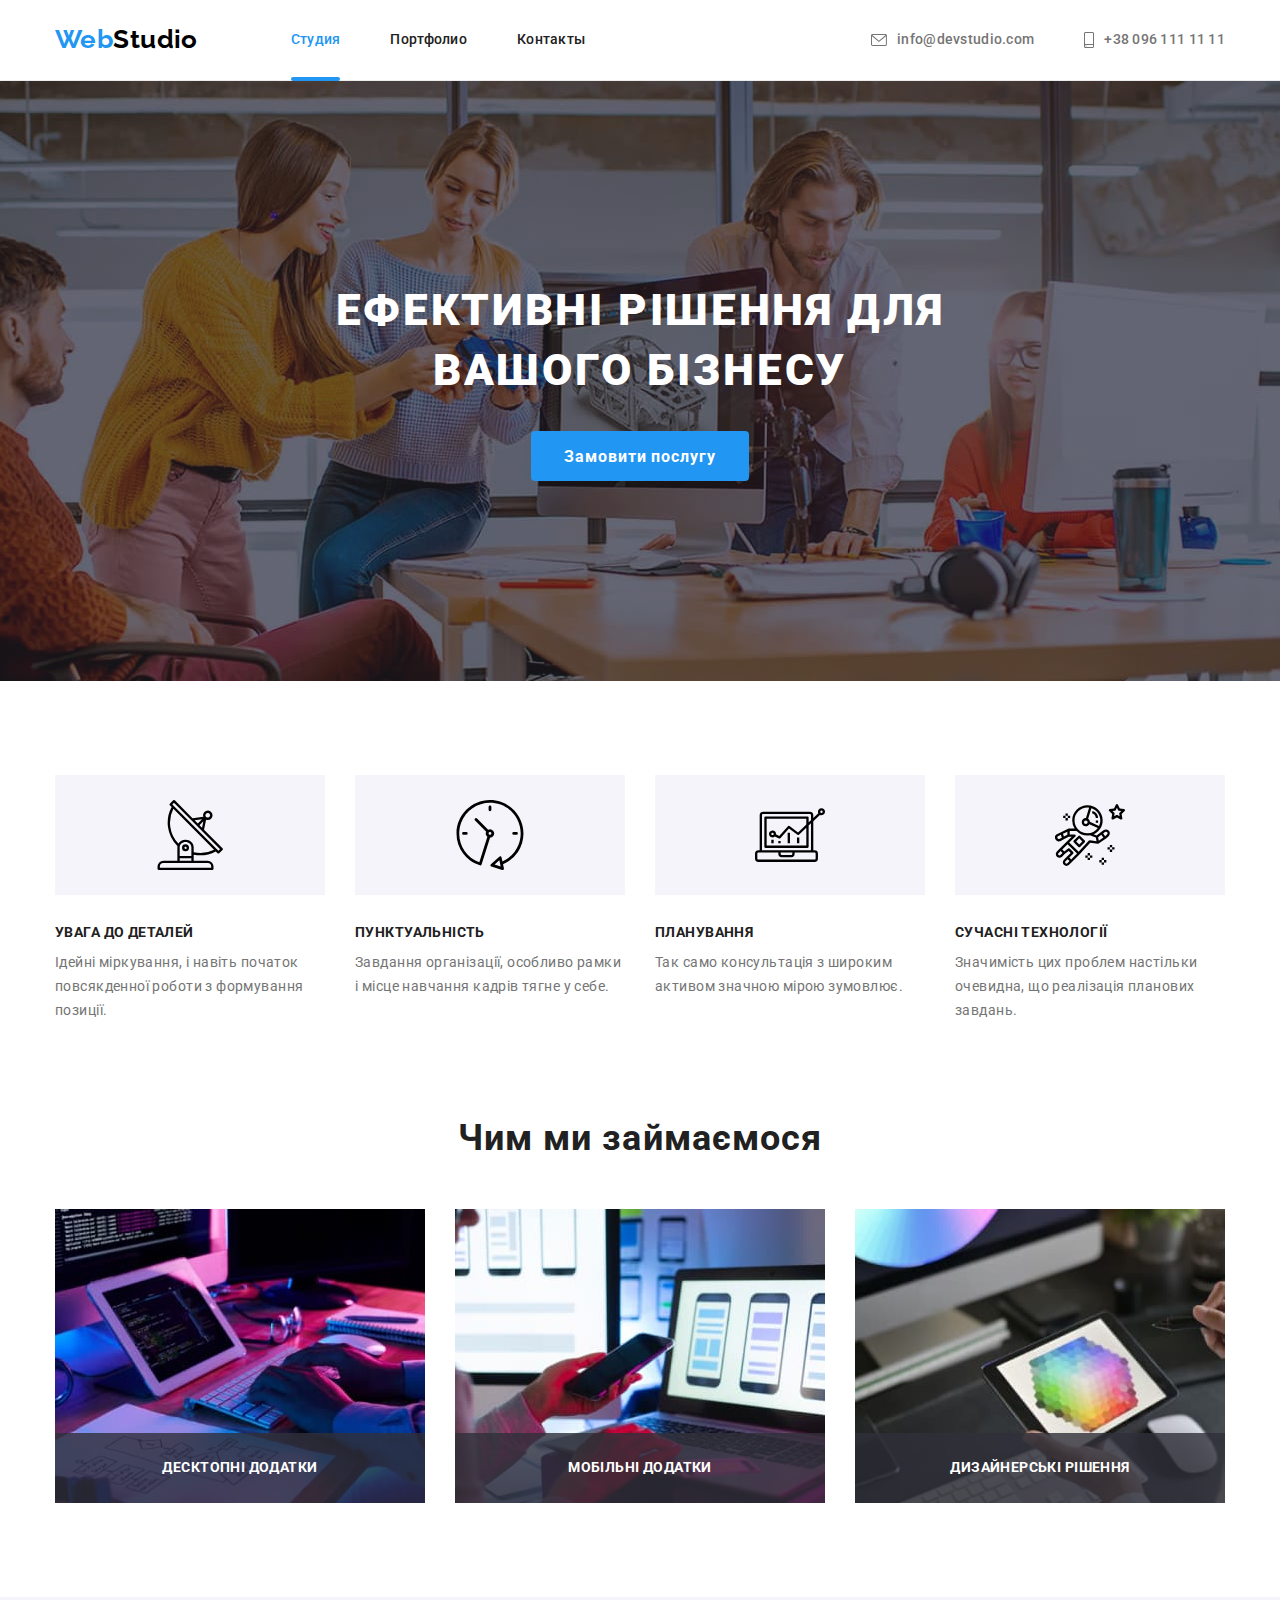
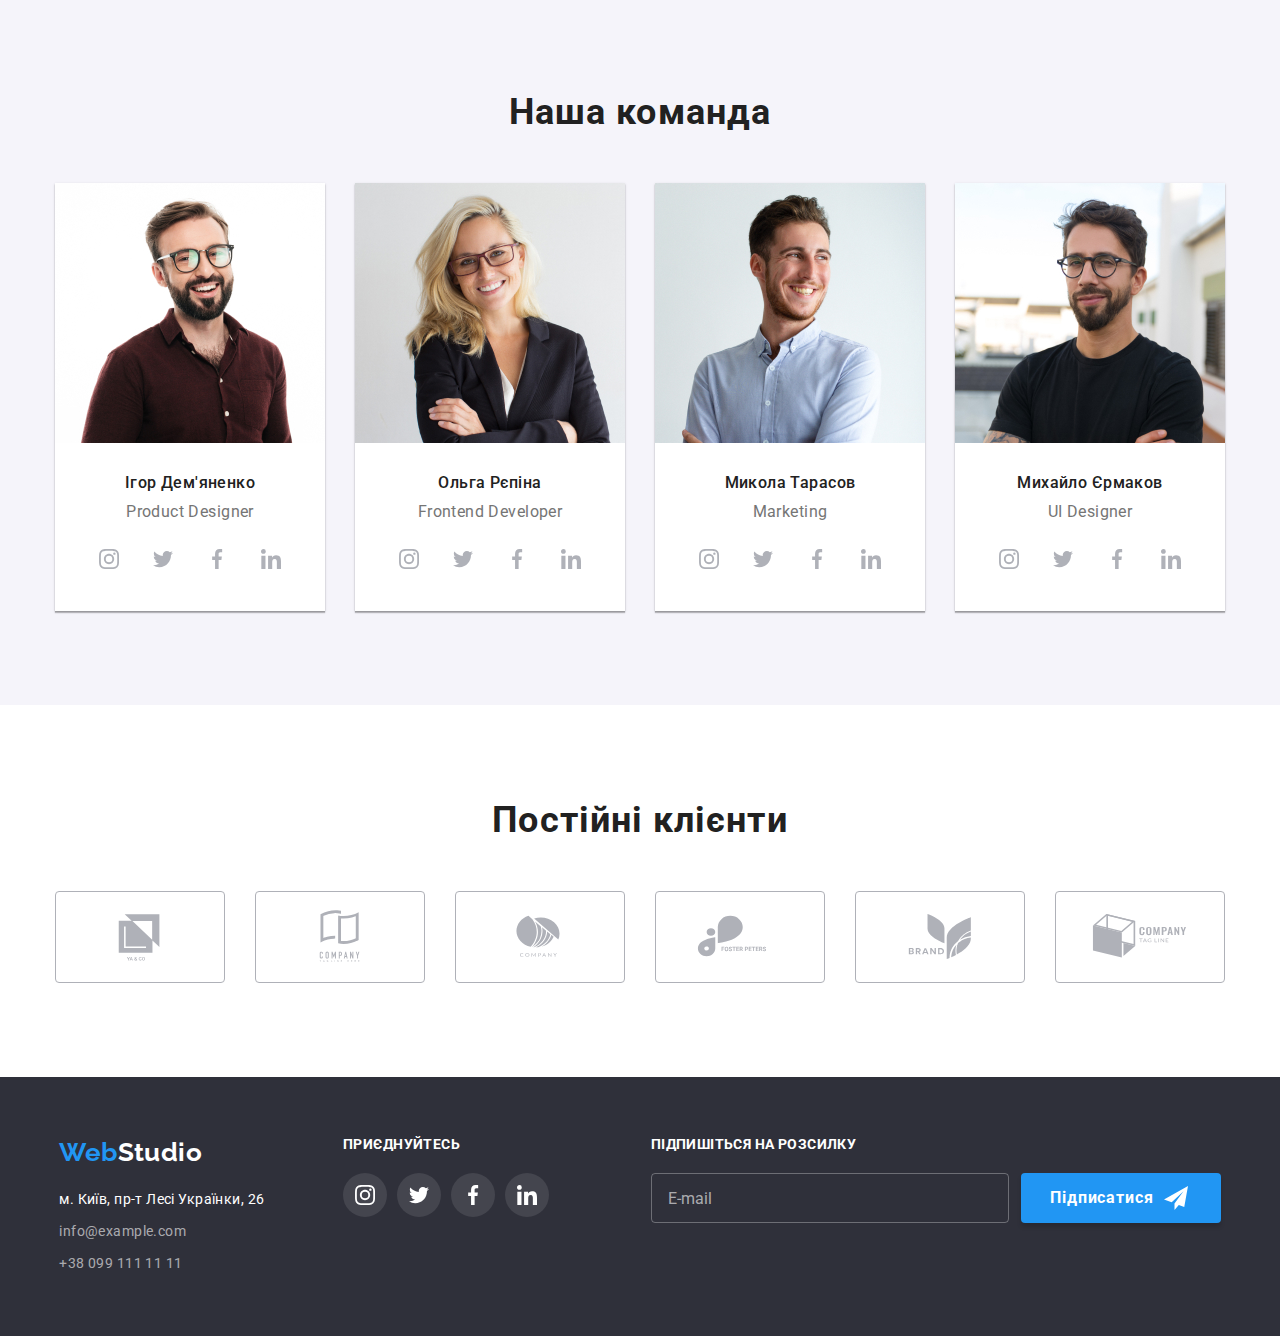
<file: index.html>
<!DOCTYPE html>
<html lang="uk">
  <head>
    <meta charset="UTF-8" />
    <meta http-equiv="X-UA-Compatible" content="IE=edge" />
    <meta name="viewport" content="width=device-width, initial-scale=1.0" />
    <title>WebStudio</title>
    <link
      href="https://fonts.googleapis.com/css2?family=Raleway:wght@700&family=Roboto:wght@400;500;700;900&display=swap"
      rel="stylesheet"
    />
    <link
      rel="stylesheet"
      href="https://cdnjs.cloudflare.com/ajax/libs/modern-normalize/1.1.0/modern-normalize.min.css"
    />
    <link rel="stylesheet" href="./css/main.min.css" />
  </head>
  <body>
 
    <header class="page-header">
      <div class="container page-header__сontainer">
        <nav class="wrapper">
          <a href="./index.html" class="logo page-header__logo link"
            ><span class="logo__label">Web</span>Studio</a
          >
          <ul class="site-nav list">
            <li class="site-nav__item">
              <a
                href="./index.html"
                class="site-nav__link site-nav__link--current"
                >Студия</a
              >
            </li>
            <li class="site-nav__item">
              <a href="./portfolio.html" class="site-nav__link">Портфолио</a>
            </li>
            <li class="site-nav__item">
              <a href="" class="site-nav__link">Контакты</a>
            </li>
          </ul>
        </nav>

        <ul class="contact list">
          <li class="contact__item">
            <a href="mailto:info@devstudio.com" class="contact__link"
              ><svg class="contact__icon" width="16" height="12px">
                <use href="./images/symbol-defs.svg#icon-envelope"></use>
              </svg>
              info@devstudio.com</a
            >
          </li>
          <li class="contact__item">
            <a href="tel:+380961111111" class="contact__link"
              ><svg class="contact__icon" width="10" height="16">
                <use href="./images/symbol-defs.svg#icon-smartphone"></use>
              </svg>

              +38 096 111 11 11</a
            >
          </li>
        </ul>
        <button class="menu-open" type="button">
          <svg class="icon-menu" width="40" height="40">
            <use href="./images/symbol-defs.svg#icon-menu"></use>
          </svg>
        </button>
      </div>
      <div class="mob-menu is-hidden">
        <div class="container">
          <button class="menu-close" type="button">
            <svg class="icon-menu-cross" width="40" height="40">
              <use href="./images/symbol-defs.svg#icon-cross"></use>
            </svg>
          </button>
          <ul class="mob-menu__list list">
            <li class="mob-menu__item">
              <a
                class="mob-menu__link mob-menu__link--current"
                href="./index.html"
                >Студия</a
              >
            </li>
            <li class="mob-menu__item">
              <a class="mob-menu__link" href="./portfolio.html">Портфолио</a>
            </li>
            <li class="mob-menu__item">
              <a class="mob-menu__link" href="#">Контакты</a>
            </li>
          </ul>

          <div class="mob-menu-bottom">
            <ul class="mob-contact__list list">
              <li class="mob-contact__item">
                <a class="mob-contact__link mob-contact-tel__link" href=""
                  >+38 096 111 11 11</a
                >
              </li>
              <li class="mob-contact__item">
                <a class="mob-contact__link" href="">info@devstudio.com</a>
              </li>
            </ul>

            <ul class="mob-social__list list">
              <li class="mob-social__item">
                <a class="mob-social__link" href="">Instagram</a>
              </li>
              <li class="mob-social__item">
                <a class="mob-social__link" href="">Twitter</a>
              </li>
              <li class="mob-social__item">
                <a class="mob-social__link" href="">Facebook</a>
              </li>
              <li class="mob-social__item">
                <a class="mob-social__link" href="">LinkedIn</a>
              </li>
            </ul>
          </div>
        </div>
      </div>
    </header>

    <main>
      <section class="hero overlay">
        <div class="container">
          <h1 class="hero__title">
            Ефективні рішення для <br />
            вашого бізнесу
          </h1>
          <button data-modal-open class="hero__button" type="button">
            Замовити послугу
          </button>
        </div>
      </section>

      <section class="features section">
        <div class="container">
          <h2 class="visually-hidden">Особливості</h2>
          <ul class="features__list list">
            <li class="features__item">
              <div class="features__icon-wrapper">
                <svg class="features__icon">
                  <use href="./images/symbol-defs.svg#icon-group"></use>
                </svg>
              </div>
              <h3 class="features__title">Увага до деталей</h3>
              <p class="features__text">
                Ідейні міркування, і навіть початок повсякденної роботи з
                формування позиції.
              </p>
            </li>

            <li class="features__item">
              <div class="features__icon-wrapper">
                <svg class="features__icon">
                  <use href="./images/symbol-defs.svg#icon-clock"></use>
                </svg>
              </div>
              <h3 class="features__title">Пунктуальність</h3>
              <p class="features__text">
                Завдання організації, особливо рамки і місце навчання кадрів
                тягне у себе.
              </p>
            </li>

            <li class="features__item">
              <div class="features__icon-wrapper">
                <svg class="features__icon">
                  <use href="./images/symbol-defs.svg#icon-diagram"></use>
                </svg>
              </div>
              <h3 class="features__title">Планування</h3>
              <p class="features__text">
                Так само консультація з широким активом значною мірою зумовлює.
              </p>
            </li>

            <li class="features__item">
              <div class="features__icon-wrapper">
                <svg class="features__icon">
                  <use href="./images/symbol-defs.svg#icon-astronaut"></use>
                </svg>
              </div>
              <h3 class="features__title">Сучасні технології</h3>
              <p class="features__text">
                Значимість цих проблем настільки очевидна, що реалізація
                планових завдань.
              </p>
            </li>
          </ul>
        </div>
      </section>

      <section class="works section">
        <div class="container">
          <h2 class="works__title section-title">Чим ми займаємося</h2>
          <ul class="works__list list">
            <li class="works__item">
              <img

                srcset="./images/works-1.jpg 1x, ./images/works-1-2x.jpg 2x"
                src="./images/works-1.jpg" loading="lazy"
                alt="Разработка"
                width="370"
                height="294"
              />
              <div class="works__overlay">
                <p class="works__text">Десктопні додатки</p>
              </div>
            </li>

            <li class="works__item">
              <img
                srcset="./images/works-2.jpg 1x, ./images/works-2-2x.jpg 2x"
                src="./images/works-2.jpg" loading="lazy"
                alt="Разработка"
                width="370"
                height="294"
              />
              <div class="works__overlay">
                <p class="works__text">Мобільні додатки</p>
              </div>
            </li>

            <li class="works__item">
              <img
                srcset="./images/works-3.jpg 1x, ./images/works-3-2x.jpg 2x"
                src="./images/works-3.jpg" loading="lazy"
                width="370"
                height="294"
              />
              <div class="works__overlay">
                <p class="works__text">Дизайнерські рішення</p>
              </div>
            </li>
          </ul>
        </div>
      </section>

      <section class="team section">
        <div class="mob-container">
          <h2 class="team--section-title section-title">Наша команда</h2>
          <ul class="team__list list">
            <li class="teammate">
              <picture>
                <source
                  srcset="./images/team1.jpg 1x, ./images/team1@2x.jpg 2x"
                  media="(min-width:1200px)"
                />
                <source
                  srcset="
                    ./images/tab/tab-team1.jpg    1x,
                    ./images/tab/tab-team1@2x.jpg 2x
                  "
                  media="(min-width:768px)"
                />
                <source
                  srcset="
                    ./images/mob/mob-team1.jpg    1x,
                    ./images/mob/mob-team1@2x.jpg 2x
                  "
                  media="(max-width:767px)"
                />
                <img
                  src="./images/mob/mob-team1.jpg" loading="lazy"
                  alt="Фотография дизайнера"
                  width="450"
                  height="460"
                />
              </picture>

              <div class="teammate__text-wrapper">
                <h3 class="teammate__name">Ігор Дем'яненко</h3>
                <p class="teammate__profession">Product Designer</p>
                <ul class="teammate__social-list list">
                  <li>
                    <a href="#" class="teammate__link">
                      <svg class="teammate__icon">
                        <use
                          href="./images/symbol-defs.svg#icon-instagram-1"
                        ></use>
                      </svg>
                    </a>
                  </li>

                  <li>
                    <a href="#" class="teammate__link">
                      <svg class="teammate__icon">
                        <use href="./images/symbol-defs.svg#icon-twitter"></use>
                      </svg>
                    </a>
                  </li>

                  <li>
                    <a href="#" class="teammate__link">
                      <svg class="teammate__icon">
                        <use
                          href="./images/symbol-defs.svg#icon-facebook"
                        ></use>
                      </svg>
                    </a>
                  </li>

                  <li>
                    <a href="#" class="teammate__link">
                      <svg class="teammate__icon">
                        <use
                          href="./images/symbol-defs.svg#icon-linkedin"
                        ></use>
                      </svg>
                    </a>
                  </li>
                </ul>
              </div>
            </li>

            <li class="teammate">
              <picture>
                <source
                  srcset="./images/team2.jpg 1x, ./images/team2@2x.jpg 2x"
                  media="(min-width:1200px)"
                />
                <source
                  srcset="
                    ./images/tab/tab-team2.jpg    1x,
                    ./images/tab/tab-team2@2x.jpg 2x
                  "
                  media="(min-width:768px)"
                />
                <source
                  srcset="
                    ./images/mob/mob-team2.jpg    1x,
                    ./images/mob/mob-team2@2x.jpg 2x
                  "
                  media="(max-width:767px)"
                />
                <img
                  src="./images/mob/mob-team2.jpg" loading="lazy"
                  alt="Фотография дизайнера"
                  width="450"
                  height="460"
                />
              <div class="teammate__text-wrapper">
                <h3 class="teammate__name">Ольга Рєпіна</h3>
                <p class="teammate__profession">Frontend Developer</p>
                <ul class="teammate__social-list list">
                  <li>
                    <a href="#" class="teammate__link">
                      <svg class="teammate__icon">
                        <use
                          href="./images/symbol-defs.svg#icon-instagram-1"
                        ></use>
                      </svg>
                    </a>
                  </li>

                  <li>
                    <a href="#" class="teammate__link">
                      <svg class="teammate__icon">
                        <use href="./images/symbol-defs.svg#icon-twitter"></use>
                      </svg>
                    </a>
                  </li>

                  <li>
                    <a href="#" class="teammate__link">
                      <svg class="teammate__icon">
                        <use
                          href="./images/symbol-defs.svg#icon-facebook"
                        ></use>
                      </svg>
                    </a>
                  </li>

                  <li>
                    <a href="#" class="teammate__link">
                      <svg class="teammate__icon">
                        <use
                          href="./images/symbol-defs.svg#icon-linkedin"
                        ></use>
                      </svg>
                    </a>
                  </li>
                </ul>
              </div>
            </li>

            <li class="teammate">
              <picture>
                <source
                  srcset="./images/team3.jpg 1x, ./images/team3@2x.jpg 2x"
                  media="(min-width:1200px)"
                />
                <source
                  srcset="
                    ./images/tab/tab-team3.jpg    1x,
                    ./images/tab/tab-team3@2x.jpg 2x
                  "
                  media="(min-width:768px)"
                />
                <source
                  srcset="
                    ./images/mob/mob-team3.jpg    1x,
                    ./images/mob/mob-team3@2x.jpg 2x
                  "
                  media="(max-width:767px)"
                />
                <img
                  src="./images/mob/mob-team3.jpg" loading="lazy"
                  alt="Фотография дизайнера"
                  width="450"
                  height="460"
                />
              <div class="teammate__text-wrapper">
                <h3 class="teammate__name">Микола Тарасов</h3>
                <p class="teammate__profession">Marketing</p>
                <ul class="teammate__social-list list">
                  <li>
                    <a href="#" class="teammate__link">
                      <svg class="teammate__icon">
                        <use
                          href="./images/symbol-defs.svg#icon-instagram-1"
                        ></use>
                      </svg>
                    </a>
                  </li>

                  <li>
                    <a href="#" class="teammate__link">
                      <svg class="teammate__icon">
                        <use href="./images/symbol-defs.svg#icon-twitter"></use>
                      </svg>
                    </a>
                  </li>

                  <li>
                    <a href="#" class="teammate__link">
                      <svg class="teammate__icon">
                        <use
                          href="./images/symbol-defs.svg#icon-facebook"
                        ></use>
                      </svg>
                    </a>
                  </li>

                  <li>
                    <a href="#" class="teammate__link">
                      <svg class="teammate__icon">
                        <use
                          href="./images/symbol-defs.svg#icon-linkedin"
                        ></use>
                      </svg>
                    </a>
                  </li>
                </ul>
              </div>
            </li>

            <li class="teammate">
               <picture>
                <source
                  srcset="./images/team4.jpg 1x, ./images/team4@2x.jpg 2x"
                  media="(min-width:1200px)"
                />
                <source
                  srcset="
                    ./images/tab/tab-team4.jpg    1x,
                    ./images/tab/tab-team4@2x.jpg 2x
                  "
                  media="(min-width:768px)"
                />
                <source
                  srcset="
                    ./images/mob/mob-team4.jpg    1x,
                    ./images/mob/mob-team4@2x.jpg 2x
                  "
                  media="(max-width:767px)"
                />
                <img
                  src="./images/mob/mob-team4.jpg" loading="lazy"
                  alt="Фотография дизайнера"
                  width="450"
                  height="460"
                />
              <div class="teammate__text-wrapper">
                <h3 class="teammate__name">Михайло Єрмаков</h3>
                <p class="teammate__profession">UI Designer</p>
                <ul class="teammate__social-list list">
                  <li>
                    <a href="#" class="teammate__link">
                      <svg class="teammate__icon">
                        <use
                          href="./images/symbol-defs.svg#icon-instagram-1"
                        ></use>
                      </svg>
                    </a>
                  </li>

                  <li>
                    <a href="#" class="teammate__link">
                      <svg class="teammate__icon">
                        <use href="./images/symbol-defs.svg#icon-twitter"></use>
                      </svg>
                    </a>
                  </li>

                  <li>
                    <a href="#" class="teammate__link">
                      <svg class="teammate__icon">
                        <use
                          href="./images/symbol-defs.svg#icon-facebook"
                        ></use>
                      </svg>
                    </a>
                  </li>

                  <li>
                    <a href="#" class="teammate__link">
                      <svg class="teammate__icon">
                        <use
                          href="./images/symbol-defs.svg#icon-linkedin"
                        ></use>
                      </svg>
                    </a>
                  </li>
                </ul>
              </div>
            </li>
          </ul>
        </div>
      </section>

      <section class="customers section">
        <div class="container">
          <h2 class="customers__title section-title">Постійні клієнти</h2>
          <ul class="clients list">
            <li class="clients__card">
              <a href="#" class="clients__link">
                <svg class="clients__icon">
                  <use href="./images/symbol-defs.svg#icon-logo"></use>
                </svg>
              </a>
            </li>

            <li class="clients__card">
              <a href="#" class="clients__link">
                <svg class="clients__icon">
                  <use href="./images/symbol-defs.svg#icon-logo-2"></use>
                </svg>
              </a>
            </li>

            <li class="clients__card">
              <a href="#" class="clients__link">
                <svg class="clients__icon">
                  <use href="./images/symbol-defs.svg#icon-logo-3"></use>
                </svg>
              </a>
            </li>

            <li class="clients__card">
              <a href="#" class="clients__link">
                <svg class="clients__icon">
                  <use href="./images/symbol-defs.svg#icon-logo-4"></use>
                </svg>
              </a>
            </li>

            <li class="clients__card">
              <a href="#" class="clients__link">
                <svg class="clients__icon">
                  <use href="./images/symbol-defs.svg#icon-logo-5"></use>
                </svg>
              </a>
            </li>

            <li class="clients__card">
              <a href="#" class="clients__link">
                <svg class="clients__icon">
                  <use href="./images/symbol-defs.svg#icon-logo-6"></use>
                </svg>
              </a>
            </li>
          </ul>
        </div>
      </section>
    </main>

    <footer class="footer">
      <div class="container">
          <div class="footer__contacts">
            <a class="logo logo--footer" href="./index.html"
              ><span class="logo__accent">Web</span>Studio</a
            >
            <address class="adress">
              <ul class="adress__list list">
                <li class="adress__item">
                  <a
                    class="adress__link adress__link--accent"
                    href="https://goo.gl/maps/JdBFE6SEKQ8U7w2X9"
                    target="_blank"
                    rel="noopener noreferrer"
                    >м. Київ, пр-т Лесі Українки, 26
                  </a>
                </li>
                <li class="adress__item">
                  <a class="adress__link" href="mailto:info@example.com"
                    >info@example.com</a
                  >
                </li>
                <li class="adress__item">
                  <a class="adress__link" href="tel:+380991111111"
                    >+38 099 111 11 11</a
                  >
                </li>
              </ul>
            </address>
          </div>

          <div class="socials">
            <h3 class="socials__title">Приєднуйтесь</h3>
            <ul class="socials__list list">
              <li>
                <a href="#" class="socials__link">
                  <svg class="socials__icon">
                    <use href="./images/symbol-defs.svg#icon-instagram-1"></use>
                  </svg>
                </a>
              </li>

              <li>
                <a href="#" class="socials__link">
                  <svg class="socials__icon">
                    <use href="./images/symbol-defs.svg#icon-twitter-1"></use>
                  </svg>
                </a>
              </li>

              <li>
                <a href="#" class="socials__link">
                  <svg class="socials__icon">
                    <use href="./images/symbol-defs.svg#icon-facebook-1"></use>
                  </svg>
                </a>
              </li>

              <li>
                <a href="#" class="socials__link">
                  <svg class="socials__icon">
                    <use href="./images/symbol-defs.svg#icon-linkedin-1"></use>
                  </svg>
                </a>
              </li>
            </ul>
          </div>

          <div class="subscribe">
          <p class="subscribe__title">Підпишіться на розсилку</p>
          <form class="subscribe__form">
            <input
              type="email"
              name="subscribe"
              class="subscribe__input"
              placeholder="E-mail"
              autocomplete="off"
            />
            <button class="subscribe__button" type="submit">
              Підписатися
              <svg class="subscribe__icon">
                <use href="./images/symbol-defs.svg#icon-send"></use>
              </svg>
            </button>
          </form>
          </div>
      </div>
    </footer>

    <div class="backdrop backdrop--is-hidden" data-modal>
      <div class="modal">
        <p class="modal__title">Залиште свої дані, ми вам передзвонимо</p>
        <div class="modal__form modal__form--second">
          <label for="name" class="modal__label">Ім'я</label>
          <input
            type="name"
            name="name"
            id="name"
            class="modal__input"
            autocomplete="off"
          />
          <svg class="modal__icon" width="18" height="18">
            <use href="./images/symbol-defs.svg#icon-name-input"></use>
          </svg>
        </div>

        <div class="modal__form">
          <label for="phone" class="modal__label">Телефон</label>

          <input
            type="tel"
            name="phone"
            id="phone"
            class="modal__input"
            autocomplete="off"
          />
          <svg class="modal__icon" width="18" height="18">
            <use href="./images/symbol-defs.svg#icon-phone-input"></use>
          </svg>
        </div>

        <div class="modal__form">
          <label for="email" class="modal__label">Пошта</label>
          <input
            type="email"
            name="email"
            id="email"
            class="modal__input"
            autocomplete="off"
          />
          <svg class="modal__icon" width="18" height="18">
            <use href="./images/symbol-defs.svg#icon-email-input"></use>
          </svg>
        </div>

        <div class="modal__form modal__form--add">
          <label for="form-comment" class="modal__label">Коментар</label>
          <textarea
            name="form-comment"
            id="form-comment"
            placeholder="Введіть текст"
            class="modal__textarea"
            autocomplete="off"
          ></textarea>
        </div>

        <div class="modal__policy">
          <input
            type="checkbox"
            name="submit-check"
            id="submit-check"
            class="modal__checkbox"
          />

          <label for="submit-check" class="modal__policy-label"
            ><span class="modal__checkbox-icon"></span> Погоджуюся з розсилкою
            та приймаю
            <a class="modal__policy-link" href="#">Умови договору</a></label
          >
        </div>

        <button type="submit" class="modal__submit-btn">Відправити</button>

        <button type="button" class="modal__close" data-modal-close>
          <svg class="modal__icon--close">
            <use href="./images/symbol-defs.svg#icon-close"></use>

            
          </svg>
        </button>

      </div>
    </div>

    <script src="./js/modal.js"></script>
    <script src="./js/menu.js"></script>
  </body>
</html>
</file>
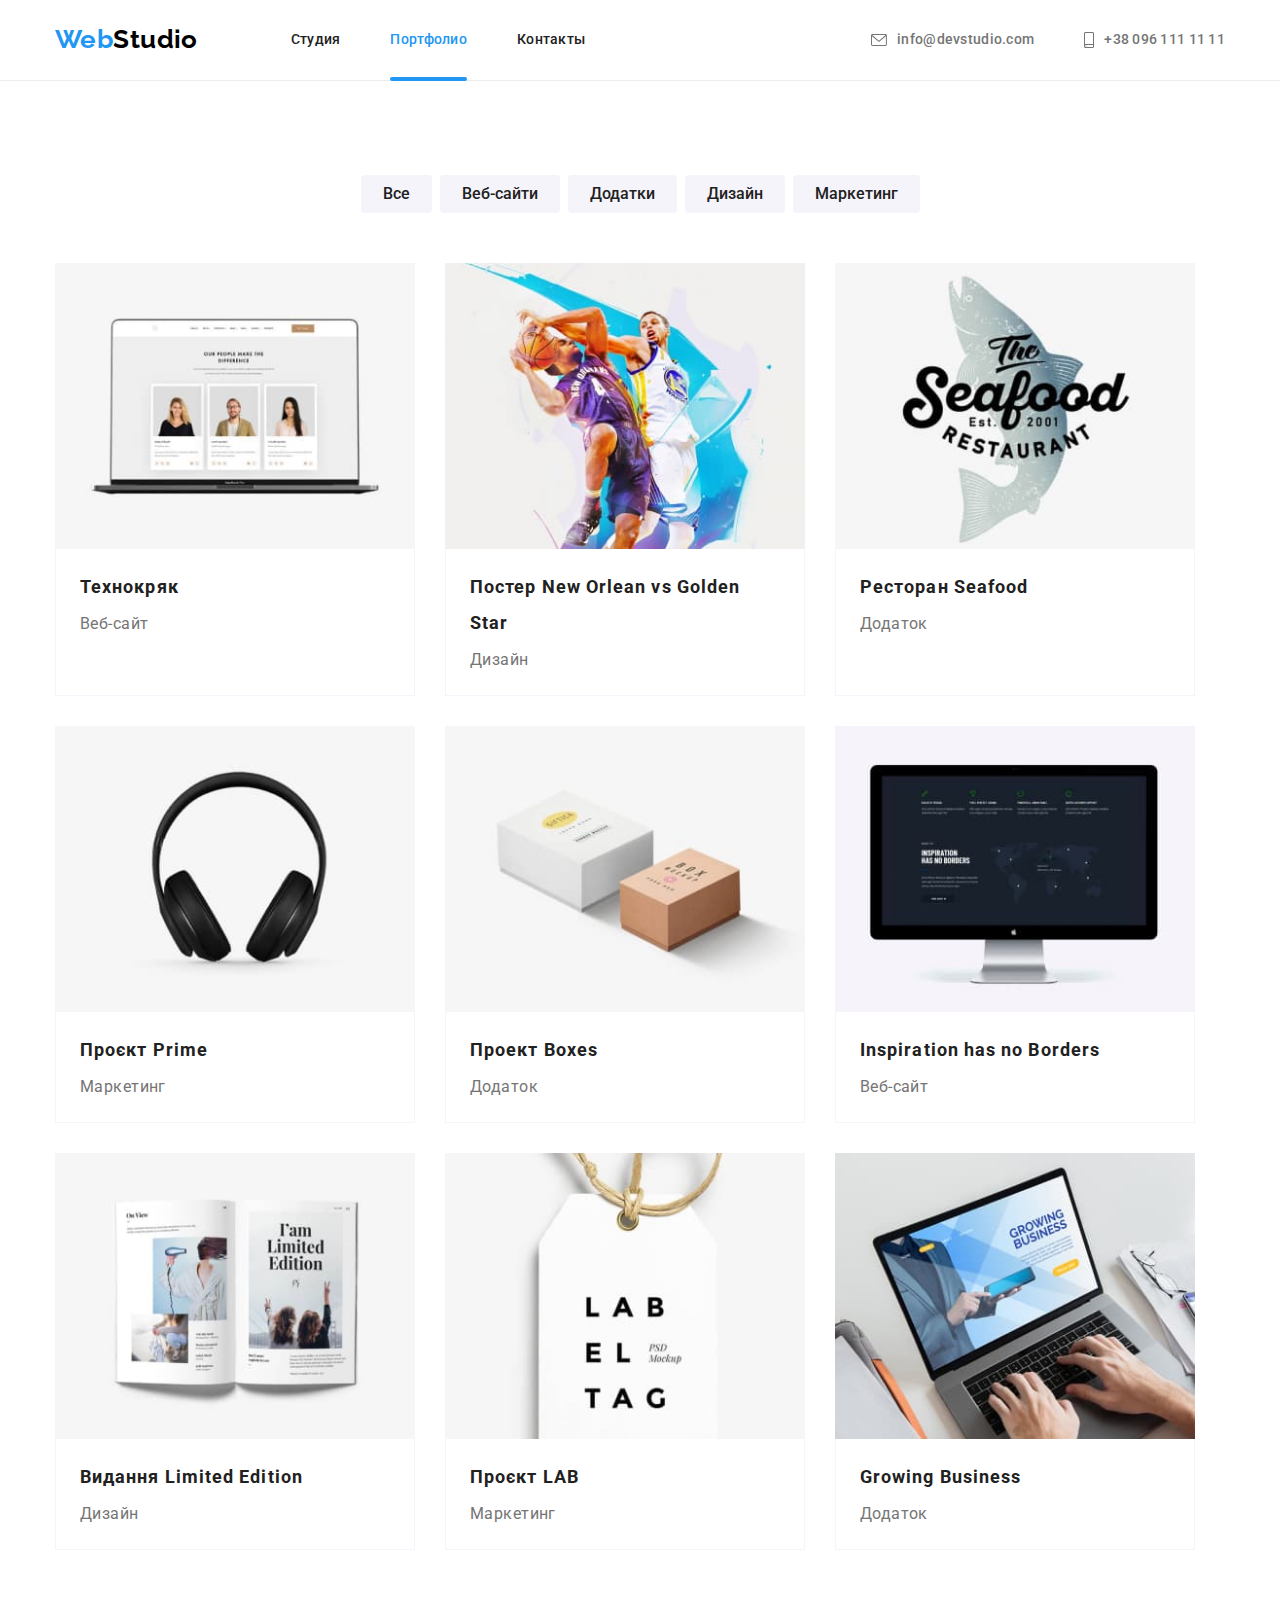
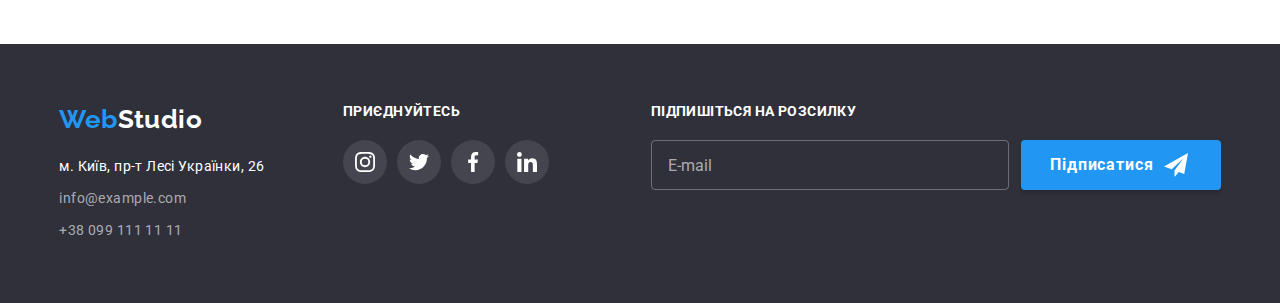
<file: portfolio.html>
<!DOCTYPE html>
<html lang="ru">
  <head>
    <meta charset="UTF-8" />
    <meta http-equiv="X-UA-Compatible" content="IE=edge" />
    <meta name="viewport" content="width=device-width, initial-scale=1.0" />
    <title>WebStudio</title>
    <link
      href="https://fonts.googleapis.com/css2?family=Raleway:wght@700&family=Roboto:wght@400;500;700;900&display=swap"
      rel="stylesheet"
    />
    <link
      rel="stylesheet"
      href="https://cdnjs.cloudflare.com/ajax/libs/modern-normalize/1.1.0/modern-normalize.min.css"
    />
    <!-- <link rel="stylesheet" href="./css/styles.css" /> -->
    <link rel="stylesheet" href="./css/main.min.css" />
  </head>
  <body>
    <header class="page-header">
      <div class="container page-header__сontainer">
        <nav class="wrapper">
          <a href="./index.html" class="logo page-header__logo link"
            ><span class="logo__label">Web</span>Studio</a
          >
          <ul class="site-nav list">
            <li class="site-nav__item">
              <a href="./index.html" class="site-nav__link">Студия</a>
            </li>
            <li class="site-nav__item">
              <a
                href="./portfolio.html"
                class="site-nav__link site-nav__link--current"
                >Портфолио</a
              >
            </li>
            <li class="site-nav__item">
              <a href="" class="site-nav__link">Контакты</a>
            </li>
          </ul>
        </nav>

        <ul class="contact list">
          <li class="contact__item">
            <a href="mailto:info@devstudio.com" class="contact__link"
              ><svg class="contact__icon" width="16" height="12px">
                <use href="./images/symbol-defs.svg#icon-envelope"></use>
              </svg>
              info@devstudio.com</a
            >
          </li>
          <li class="contact__item">
            <a href="tel:+380961111111" class="contact__link"
              ><svg class="contact__icon" width="10" height="16">
                <use href="./images/symbol-defs.svg#icon-smartphone"></use>
              </svg>

              +38 096 111 11 11</a
            >
          </li>
        </ul>
        <button class="menu-open" type="button">
          <svg class="icon-menu" width="40" height="40">
            <use href="./images/symbol-defs.svg#icon-menu"></use>
          </svg>
        </button>
      </div>
      <div class="mob-menu is-hidden">
        <div class="container">
          <button class="menu-close" type="button">
            <svg class="icon-menu-cross" width="40" height="40">
              <use href="./images/symbol-defs.svg#icon-cross"></use>
            </svg>
          </button>
          <ul class="mob-menu__list list">
            <li class="mob-menu__item">
              <a class="mob-menu__link" href="./index.html">Студия</a>
            </li>
            <li class="mob-menu__item">
              <a
                class="mob-menu__link mob-menu__link--current"
                href="./portfolio.html"
                >Портфолио</a
              >
            </li>
            <li class="mob-menu__item">
              <a class="mob-menu__link" href="#">Контакты</a>
            </li>
          </ul>

          <div class="mob-menu-bottom">
            <ul class="mob-contact__list list">
              <li class="mob-contact__item">
                <a class="mob-contact__link mob-contact-tel__link" href=""
                  >+38 096 111 11 11</a
                >
              </li>
              <li class="mob-contact__item">
                <a class="mob-contact__link" href="">info@devstudio.com</a>
              </li>
            </ul>

            <ul class="mob-social__list list">
              <li class="mob-social__item">
                <a class="mob-social__link" href="">Instagram</a>
              </li>
              <li class="mob-social__item">
                <a class="mob-social__link" href="">Twitter</a>
              </li>
              <li class="mob-social__item">
                <a class="mob-social__link" href="">Facebook</a>
              </li>
              <li class="mob-social__item">
                <a class="mob-social__link" href="">LinkedIn</a>
              </li>
            </ul>
          </div>
        </div>
      </div>
    </header>
    <main class="portfolio">
      <section class="section">
        <div class="container">
          <h1 class="visually-hidden">Портфоліо</h1>
          <ul class="portfolio__nav list">
            <li>
              <button type="button" class="portfolio__button">Все</button>
            </li>
            <li class="list-item">
              <button type="button" class="portfolio__button">Веб-сайти</button>
            </li>
            <li class="list-item">
              <button type="button" class="portfolio__button">Додатки</button>
            </li>
            <li class="list-item">
              <button type="button" class="portfolio__button">Дизайн</button>
            </li>
            <li class="list-item">
              <button type="button" class="portfolio__button">Маркетинг</button>
            </li>
          </ul>
          <ul class="cards list">
            <li class="cards__item">
              <a class="cards__link" href="#" target="_blank">
                <div class="cards__wrapper">
                  <picture>
                    <source
                      srcset="
                        ./images/portfolio-1.jpg    1x,
                        ./images/portfolio-1-2x.jpg 2x
                      "
                      media="(min-width:1200px)"
                    />
                    <source
                      srcset="
                        ./images/tab/portfolio-tab-1.jpg    1x,
                        ./images/tab/portfolio-tab-1-2x.jpg 2x
                      "
                      media="(min-width:768px)"
                    />
                    <source
                      srcset="
                        ./images/mob/portfolio-mob-1.jpg    1x,
                        ./images/mob/portfolio-mob-1-2x.jpg 2x
                      "
                      media="(max-width:767px)"
                    />
                    <img
                      src="./images/mob/portfolio-mob-1.jpg"
                      loading="lazy"
                      alt="Пример работ"
                      class="cards__img"
                      width="450"
                      height="294"
                    />
                  </picture>

                  <div class="cards__overlay">
                    <p class="cards__text">
                      Ресурс пропонує комплексні пропозиції з різним рівнем
                      функціоналу та сервісів. Все це дозволить відвідувачу
                      отримати вичерпні відомості про компанію чи приватну
                      особу.
                    </p>
                  </div>
                </div>

                <div class="cards__border">
                  <h2 class="cards__name">Технокряк</h2>
                  <p class="cards__categories">Веб-сайт</p>
                </div>
              </a>
            </li>
            <li class="cards__item">
              <a class="cards__link" href="#" target="_blank">
                <div class="cards__wrapper">
                  <picture>
                    <source
                      srcset="
                        ./images/portfolio-2.jpg    1x,
                        ./images/portfolio-2-2x.jpg 2x
                      "
                      media="(min-width:1200px)"
                    />
                    <source
                      srcset="
                        ./images/tab/portfolio-tab-2.jpg    1x,
                        ./images/tab/portfolio-tab-2-2x.jpg 2x
                      "
                      media="(min-width:768px)"
                    />
                    <source
                      srcset="
                        ./images/mob/portfolio-mob-2.jpg    1x,
                        ./images/mob/portfolio-mob-2-2x.jpg 2x
                      "
                      media="(max-width:767px)"
                    />
                    <img
                      src="./images/mob/portfolio-mob-2.jpg"
                      loading="lazy"
                      class="cards__img"
                      width="450"
                      height="294"
                    />
                  </picture>

                  <div class="cards__overlay">
                    <p class="cards__text">
                      Ресурс пропонує комплексні пропозиції з різним рівнем
                      функціоналу та сервісів. Все це дозволить відвідувачу
                      отримати вичерпні відомості про компанію чи приватну
                      особу.
                    </p>
                  </div>
                </div>

                <div class="cards__border">
                  <h2 class="cards__name">Постер New Orlean vs Golden Star</h2>
                  <p class="cards__categories">Дизайн</p>
                </div>
              </a>
            </li>
            <li class="cards__item">
              <a class="cards__link" href="#" target="_blank">
                <div class="cards__wrapper">
                  <picture>
                    <source
                      srcset="
                        ./images/portfolio-3.jpg    1x,
                        ./images/portfolio-3-2x.jpg 2x
                      "
                      media="(min-width:1200px)"
                    />
                    <source
                      srcset="
                        ./images/tab/portfolio-tab-3.jpg    1x,
                        ./images/tab/portfolio-tab-3-2x.jpg 2x
                      "
                      media="(min-width:768px)"
                    />
                    <source
                      srcset="
                        ./images/mob/portfolio-mob-3.jpg    1x,
                        ./images/mob/portfolio-mob-3-2x.jpg 2x
                      "
                      media="(max-width:767px)"
                    />
                    <img
                      src="./images/mob/portfolio-mob-3.jpg"
                      loading="lazy"
                      alt="Пример работ"
                      class="cards__img"
                      width="450"
                      height="294"
                    />
                  </picture>

                  <div class="cards__overlay">
                    <p class="cards__text">
                      Ресурс пропонує комплексні пропозиції з різним рівнем
                      функціоналу та сервісів. Все це дозволить відвідувачу
                      отримати вичерпні відомості про компанію чи приватну
                      особу.
                    </p>
                  </div>
                </div>

                <div class="cards__border">
                  <h2 class="cards__name">Ресторан Seafood</h2>
                  <p class="cards__categories">Додаток</p>
                </div>
              </a>
            </li>
            <li class="cards__item">
              <a class="cards__link" href="#" target="_blank">
                <div class="cards__wrapper">
                  <picture>
                    <source
                      srcset="
                        ./images/portfolio-4.jpg    1x,
                        ./images/portfolio-4-2x.jpg 2x
                      "
                      media="(min-width:1200px)"
                    />
                    <source
                      srcset="
                        ./images/tab/portfolio-tab-4.jpg    1x,
                        ./images/tab/portfolio-tab-4-2x.jpg 2x
                      "
                      media="(min-width:768px)"
                    />
                    <source
                      srcset="
                        ./images/mob/portfolio-mob-4.jpg    1x,
                        ./images/mob/portfolio-mob-4-2x.jpg 2x
                      "
                      media="(max-width:767px)"
                    />
                    <img
                      src="./images/mob/portfolio-mob-4.jpg"
                      loading="lazy"
                      alt="Пример работ"
                      class="cards__img"
                      width="450"
                      height="294"
                    />
                  </picture>

                  <div class="cards__overlay">
                    <p class="cards__text">
                      Ресурс пропонує комплексні пропозиції з різним рівнем
                      функціоналу та сервісів. Все це дозволить відвідувачу
                      отримати вичерпні відомості про компанію чи приватну
                      особу.
                    </p>
                  </div>
                </div>

                <div class="cards__border">
                  <h2 class="cards__name">Проєкт Prime</h2>
                  <p class="cards__categories">Маркетинг</p>
                </div>
              </a>
            </li>
            <li class="cards__item">
              <a class="cards__link" href="#" target="_blank">
                <div class="cards__wrapper">
                  <picture>
                    <source
                      srcset="
                        ./images/portfolio-5.jpg    1x,
                        ./images/portfolio-5-2x.jpg 2x
                      "
                      media="(min-width:1200px)"
                    />
                    <source
                      srcset="
                        ./images/tab/portfolio-tab-5.jpg    1x,
                        ./images/tab/portfolio-tab-5-2x.jpg 2x
                      "
                      media="(min-width:768px)"
                    />
                    <source
                      srcset="
                        ./images/mob/portfolio-mob-5.jpg    1x,
                        ./images/mob/portfolio-mob-5-2x.jpg 2x
                      "
                      media="(max-width:767px)"
                    />
                    <img
                      src="./images/mob/portfolio-mob-5.jpg"
                      loading="lazy"
                      alt="Пример работ"
                      class="cards__img"
                      width="450"
                      height="294"
                    />
                  </picture>

                  <div class="cards__overlay">
                    <p class="cards__text">
                      Ресурс пропонує комплексні пропозиції з різним рівнем
                      функціоналу та сервісів. Все це дозволить відвідувачу
                      отримати вичерпні відомості про компанію чи приватну
                      особу.
                    </p>
                  </div>
                </div>

                <div class="cards__border">
                  <h2 class="cards__name">Проект Boxes</h2>
                  <p class="cards__categories">Додаток</p>
                </div>
              </a>
            </li>
            <li class="cards__item">
              <a class="cards__link" href="#" target="_blank">
                <div class="cards__wrapper">
                  <picture>
                    <source
                      srcset="
                        ./images/portfolio-6.jpg    1x,
                        ./images/portfolio-6-2x.jpg 2x
                      "
                      media="(min-width:1200px)"
                    />
                    <source
                      srcset="
                        ./images/tab/portfolio-tab-6.jpg    1x,
                        ./images/tab/portfolio-tab-6-2x.jpg 2x
                      "
                      media="(min-width:768px)"
                    />
                    <source
                      srcset="
                        ./images/mob/portfolio-mob-6.jpg    1x,
                        ./images/mob/portfolio-mob-6-2x.jpg 2x
                      "
                      media="(max-width:767px)"
                    />
                    <img
                      src="./images/mob/portfolio-mob-6.jpg"
                      loading="lazy"
                      alt="Пример работ"
                      class="cards__img"
                      width="450"
                      height="294"
                    />
                  </picture>

                  <div class="cards__overlay">
                    <p class="cards__text">
                      Ресурс пропонує комплексні пропозиції з різним рівнем
                      функціоналу та сервісів. Все це дозволить відвідувачу
                      отримати вичерпні відомості про компанію чи приватну
                      особу.
                    </p>
                  </div>
                </div>

                <div class="cards__border">
                  <h2 class="cards__name">Inspiration has no Borders</h2>
                  <p class="cards__categories">Веб-сайт</p>
                </div>
              </a>
            </li>
            <li class="cards__item">
              <a class="cards__link" href="#" target="_blank">
                <div class="cards__wrapper">
                  <picture>
                    <source
                      srcset="
                        ./images/portfolio-7.jpg    1x,
                        ./images/portfolio-7-2x.jpg 2x
                      "
                      media="(min-width:1200px)"
                    />
                    <source
                      srcset="
                        ./images/tab/portfolio-tab-7.jpg    1x,
                        ./images/tab/portfolio-tab-7-2x.jpg 2x
                      "
                      media="(min-width:768px)"
                    />
                    <source
                      srcset="
                        ./images/mob/portfolio-mob-7.jpg    1x,
                        ./images/mob/portfolio-mob-7-2x.jpg 2x
                      "
                      media="(max-width:767px)"
                    />
                    <img
                      src="./images/mob/portfolio-mob-7.jpg"
                      loading="lazy"
                      alt="Пример работ"
                      class="cards__img"
                      width="450"
                      height="294"
                    />
                  </picture>

                  <div class="cards__overlay">
                    <p class="cards__text">
                      Ресурс пропонує комплексні пропозиції з різним рівнем
                      функціоналу та сервісів. Все це дозволить відвідувачу
                      отримати вичерпні відомості про компанію чи приватну
                      особу.
                    </p>
                  </div>
                </div>

                <div class="cards__border">
                  <h2 class="cards__name">Видання Limited Edition</h2>
                  <p class="cards__categories">Дизайн</p>
                </div>
              </a>
            </li>
            <li class="cards__item">
              <a class="cards__link" href="#" target="_blank">
                <div class="cards__wrapper">
                  <picture>
                    <source
                      srcset="
                        ./images/portfolio-8.jpg    1x,
                        ./images/portfolio-8-2x.jpg 2x
                      "
                      media="(min-width:1200px)"
                    />
                    <source
                      srcset="
                        ./images/tab/portfolio-tab-8.jpg    1x,
                        ./images/tab/portfolio-tab-8-2x.jpg 2x
                      "
                      media="(min-width:768px)"
                    />
                    <source
                      srcset="
                        ./images/mob/portfolio-mob-8.jpg    1x,
                        ./images/mob/portfolio-mob-8-2x.jpg 2x
                      "
                      media="(max-width:767px)"
                    />
                    <img
                      src="./images/mob/portfolio-mob-8.jpg"
                      loading="lazy"
                      alt="Пример работ"
                      class="cards__img"
                      width="450"
                      height="294"
                    />
                  </picture>

                  <div class="cards__overlay">
                    <p class="cards__text">
                      Ресурс пропонує комплексні пропозиції з різним рівнем
                      функціоналу та сервісів. Все це дозволить відвідувачу
                      отримати вичерпні відомості про компанію чи приватну
                      особу.
                    </p>
                  </div>
                </div>

                <div class="cards__border">
                  <h2 class="cards__name">Проєкт LAB</h2>
                  <p class="cards__categories">Маркетинг</p>
                </div>
              </a>
            </li>
            <li class="cards__item">
              <a class="cards__link" href="#" target="_blank">
                <div class="cards__wrapper">
                  <picture>
                    <source
                      srcset="
                        ./images/portfolio-9.jpg    1x,
                        ./images/portfolio-9-2x.jpg 2x
                      "
                      media="(min-width:1200px)"
                    />
                    <source
                      srcset="
                        ./images/tab/portfolio-tab-9.jpg    1x,
                        ./images/tab/portfolio-tab-9-2x.jpg 2x
                      "
                      media="(min-width:768px)"
                    />
                    <source
                      srcset="
                        ./images/mob/portfolio-mob-9.jpg    1x,
                        ./images/mob/portfolio-mob-9-2x.jpg 2x
                      "
                      media="(max-width:767px)"
                    />
                    <img
                      src="./images/mob/portfolio-mob-9.jpg"
                      loading="lazy"
                      alt="Пример работ"
                      class="cards__img"
                      width="450"
                      height="294"
                    />
                  </picture>

                  <div class="cards__overlay">
                    <p class="cards__text">
                      Ресурс пропонує комплексні пропозиції з різним рівнем
                      функціоналу та сервісів. Все це дозволить відвідувачу
                      отримати вичерпні відомості про компанію чи приватну
                      особу.
                    </p>
                  </div>
                </div>

                <div class="cards__border">
                  <h2 class="cards__name">Growing Business</h2>
                  <p class="cards__categories">Додаток</p>
                </div>
              </a>
            </li>
          </ul>
        </div>
      </section>
    </main>
    <footer class="footer">
      <div class="container">
        <div class="footer__contacts">
          <a class="logo logo--footer" href="./index.html"
            ><span class="logo__accent">Web</span>Studio</a
          >
          <address class="adress">
            <ul class="adress__list list">
              <li class="adress__item">
                <a
                  class="adress__link adress__link--accent"
                  href="https://goo.gl/maps/JdBFE6SEKQ8U7w2X9"
                  target="_blank"
                  rel="noopener noreferrer"
                  >м. Київ, пр-т Лесі Українки, 26
                </a>
              </li>
              <li class="adress__item">
                <a class="adress__link" href="mailto:info@example.com"
                  >info@example.com</a
                >
              </li>
              <li class="adress__item">
                <a class="adress__link" href="tel:+380991111111"
                  >+38 099 111 11 11</a
                >
              </li>
            </ul>
          </address>
        </div>

        <div class="socials">
          <h3 class="socials__title">Приєднуйтесь</h3>
          <ul class="socials__list list">
            <li>
              <a href="#" class="socials__link">
                <svg class="socials__icon">
                  <use href="./images/symbol-defs.svg#icon-instagram-1"></use>
                </svg>
              </a>
            </li>

            <li>
              <a href="#" class="socials__link">
                <svg class="socials__icon">
                  <use href="./images/symbol-defs.svg#icon-twitter-1"></use>
                </svg>
              </a>
            </li>

            <li>
              <a href="#" class="socials__link">
                <svg class="socials__icon">
                  <use href="./images/symbol-defs.svg#icon-facebook-1"></use>
                </svg>
              </a>
            </li>

            <li>
              <a href="#" class="socials__link">
                <svg class="socials__icon">
                  <use href="./images/symbol-defs.svg#icon-linkedin-1"></use>
                </svg>
              </a>
            </li>
          </ul>
        </div>

        <div class="subscribe">
          <p class="subscribe__title">Підпишіться на розсилку</p>
          <form class="subscribe__form">
            <input
              type="email"
              name="subscribe"
              class="subscribe__input"
              placeholder="E-mail"
              autocomplete="off"
            />
            <button class="subscribe__button" type="submit">
              Підписатися
              <svg class="subscribe__icon">
                <use href="./images/symbol-defs.svg#icon-send"></use>
              </svg>
            </button>
          </form>
        </div>
      </div>
    </footer>
    <script src="./js/menu.js"></script>
  </body>
</html>
</file>
<file: css/main.min.css>
h1,h2,h3,h4,h5,h6,p,ul{margin:0;padding:0}body{font-size:14px;font-family:"Roboto",sans-serif;color:var(--primary-color);letter-spacing:.03em;background-color:var(--white-color)}body.modal-open{overflow:hidden}img{display:block;max-width:100%;height:auto}.container{width:100%;margin-left:auto;margin-right:auto;padding-left:15px;padding-right:15px}@media screen and (min-width: 480px){.container{max-width:480px}}@media screen and (min-width: 768px){.container{max-width:768px}}@media screen and (min-width: 1200px){.container{max-width:1200px}}.mob-container{padding-left:15px;padding-right:15px;margin-left:auto;margin-right:auto;width:100%;height:100%}@media screen and (min-width: 480px){.mob-container{width:480px}}@media screen and (min-width: 768px){.mob-container{width:768px}}@media screen and (min-width: 1200px){.mob-container{width:1200px}}.section{padding-top:60px;padding-bottom:60px}@media screen and (min-width: 1200px){.section{padding-top:94px;padding-bottom:94px}}.list{list-style:none}.section-title{margin-bottom:30px;text-align:center;letter-spacing:.03em;font-weight:700;font-size:28px;line-height:1.18;text-align:center;letter-spacing:.03em}@media screen and (min-width: 1200px){.section-title{margin-bottom:50px;font-size:36px;line-height:1.17}}.visually-hidden{position:absolute;clip:rect(0 0 0 0);width:1px;height:1px;margin:-1px}.logo__accent,.site-nav__link:hover,.site-nav__link:focus,.contacts__link:hover,.contacts__link:focus,.adress__link:hover,.adress__link:focus{color:var(--accent-color)}:root{--primary-color: #212121;--secondary-color: #757575;--accent-color: #2196f3;--white-color: #ffffff;--another-white: #f5f5f5;--not-white: #f5f4fa;--dark-bgc: #2f303a;--interactive-btn: #188ce8;--portfolio-item-gap: 30px;--social-link-hover: #2196f3;--company-logo: #afb1b8;--bg-gradient: linear-gradient(rgba(47, 48, 58, 0.4), rgba(47, 48, 58, 0.4))}.mob-menu{z-index:1;position:fixed;background-color:var(--white-color);width:100vw;height:100vh;top:0;padding-top:48px;padding-bottom:48px}.mob-menu .container{position:relative;display:-webkit-box;display:-ms-flexbox;display:flex;-webkit-box-orient:vertical;-webkit-box-direction:normal;-ms-flex-direction:column;flex-direction:column;-webkit-box-pack:justify;-ms-flex-pack:justify;justify-content:space-between;height:100%}@media screen and (min-width: 768px){.mob-menu{display:none}}.mob-menu__item:not(:last-child){margin-bottom:32px}.mob-menu__link{color:var(--primary-color);text-decoration:none;font-family:Roboto;font-style:normal;font-weight:500;font-size:40px;line-height:1.18;letter-spacing:.02em}.mob-menu__link:hover,.mob-menu__link:focus{color:var(--accent-color)}.mob-contact__list{margin-bottom:64px}.mob-contact__item:not(:last-child){margin-bottom:32px}.mob-contact__link{color:var(--secondary-color);text-decoration:none;font-style:normal;font-weight:500;font-size:24px;line-height:1.17px;letter-spacing:.02em}.mob-contact__link:hover,.mob-contact__link:focus{color:var(--accent-color)}.mob-contact-tel__link{color:var(--accent-color);font-style:normal;font-weight:500;font-size:34px;line-height:1.18;letter-spacing:.02em}.mob-social__list{display:-webkit-box;display:-ms-flexbox;display:flex}.mob-social__item:not(:last-child){margin-right:10px}.mob-social__item:not(:last-child) .mob-social__link{border-right:1px solid rgba(33,33,33,.2);padding-right:10px}.mob-social__link{font-style:normal;font-weight:500;font-size:18px;line-height:1.22;letter-spacing:.02em;color:var(--accent-color);text-decoration:none}.mob-social__link:hover,.mob-social__link:focus{color:var(--primary-color)}.menu-open{border:none;fill:var(--primary-color);background-color:rgba(0,0,0,0);cursor:pointer;-webkit-transition-property:fill;transition-property:fill;-webkit-transition-duration:250ms;transition-duration:250ms;-webkit-transition-timing-function:cubic-bezier(0.4, 0, 0.2, 1);transition-timing-function:cubic-bezier(0.4, 0, 0.2, 1)}.menu-open:hover,.menu-open:focus{fill:var(--accent-color)}.menu-close{position:absolute;right:15px;top:-39px;border:none;fill:var(--primary-color);background-color:rgba(0,0,0,0);cursor:pointer;-webkit-transition-property:fill;transition-property:fill;-webkit-transition-duration:250ms;transition-duration:250ms;-webkit-transition-timing-function:cubic-bezier(0.4, 0, 0.2, 1);transition-timing-function:cubic-bezier(0.4, 0, 0.2, 1)}.menu-close:hover,.menu-close:focus{fill:var(--accent-color)}.mob-menu.is-hidden{opacity:0;pointer-events:none;visibility:hidden}@media screen and (min-width: 768px){.menu-open{display:none}}.mob-menu__link--current{color:var(--accent-color)}.page-header{border-bottom:1px solid #ececec}.wrapper{display:-webkit-box;display:-ms-flexbox;display:flex;-webkit-box-align:center;-ms-flex-align:center;align-items:center}.page-header__сontainer{display:-webkit-box;display:-ms-flexbox;display:flex;-webkit-box-align:center;-ms-flex-align:center;align-items:center;-webkit-box-pack:justify;-ms-flex-pack:justify;justify-content:space-between}.logo{display:block;font-family:Raleway,sans-serif;font-weight:700;font-size:26px;text-decoration:none;line-height:1.19;-webkit-transition-property:color;transition-property:color;-webkit-transition-duration:250ms;transition-duration:250ms;-webkit-transition-timing-function:cubic-bezier(0.4, 0, 0.2, 1);transition-timing-function:cubic-bezier(0.4, 0, 0.2, 1)}.page-header__logo{padding-top:16px;padding-bottom:16px;-webkit-transition-property:color;transition-property:color;-webkit-transition-duration:250ms;transition-duration:250ms;-webkit-transition-timing-function:cubic-bezier(0.4, 0, 0.2, 1);transition-timing-function:cubic-bezier(0.4, 0, 0.2, 1);color:#000}@media screen and (min-width: 768px){.page-header__logo{margin-right:88px}}@media screen and (min-width: 1200px){.page-header__logo{margin-right:93px;padding-top:24px;padding-bottom:25px}}.logo__label{color:var(--accent-color)}.site-nav{position:relative;display:-webkit-box;display:-ms-flexbox;display:flex;display:none}@media screen and (min-width: 768px){.site-nav{display:-webkit-box;display:-ms-flexbox;display:flex}}.site-nav__item:not(:last-child){margin-right:50px}.site-nav__link{-webkit-transition-property:color;transition-property:color;-webkit-transition-duration:250ms;transition-duration:250ms;-webkit-transition-timing-function:cubic-bezier(0.4, 0, 0.2, 1);transition-timing-function:cubic-bezier(0.4, 0, 0.2, 1);position:relative;display:block;padding-top:32px;padding-bottom:32px;color:var(--primary-color);text-decoration:none;font-weight:500;font-size:14px;line-height:1.14;letter-spacing:.02em}.site-nav__link:hover,.site-nav__link:focus{color:var(--accent-color)}.site-nav__link--current{color:var(--accent-color)}.site-nav__link--current::after{position:absolute;display:block;content:"";height:4px;min-width:100%;border-radius:2px;background-color:var(--accent-color);bottom:-1px}.contact{display:none}@media screen and (min-width: 768px){.contact{display:-webkit-box;display:-ms-flexbox;display:flex;-webkit-box-orient:vertical;-webkit-box-direction:normal;-ms-flex-direction:column;flex-direction:column;-webkit-box-pack:start;-ms-flex-pack:start;justify-content:flex-start}}@media screen and (min-width: 1200px){.contact{-webkit-box-orient:horizontal;-webkit-box-direction:normal;-ms-flex-direction:row;flex-direction:row}}@media screen and (min-width: 768px){.contact .contact__item+.contact__item{margin:0}}@media screen and (min-width: 1200px){.contact .contact__item+.contact__item{margin-left:50px}}.contact__link{-webkit-transition-property:color;transition-property:color;-webkit-transition-duration:250ms;transition-duration:250ms;-webkit-transition-timing-function:cubic-bezier(0.4, 0, 0.2, 1);transition-timing-function:cubic-bezier(0.4, 0, 0.2, 1);display:-webkit-box;display:-ms-flexbox;display:flex;padding-top:32px;padding-bottom:32px;color:var(--secondary-color);text-decoration:none;font-weight:500;font-size:14px;line-height:1.14;letter-spacing:.02em;-webkit-box-align:center;-ms-flex-align:center;align-items:center}.contact__link:hover,.contact__link:focus{color:var(--accent-color)}@media screen and (min-width: 768px){.contact__link{padding-top:0;padding-bottom:0}}.contact__icon{margin-right:10px;fill:currentColor}@media screen and (min-width: 768px)and (max-width: 1200px){.contact__item:not(:last-child){margin-bottom:10px}}.hero{margin-left:auto;margin-right:auto;text-align:center;background-color:var(--dark-bgc);padding-top:118px;padding-bottom:118px}@media screen and (min-width: 1200px){.hero{padding-top:200px;padding-bottom:200px}}.overlay{background-image:-webkit-gradient(linear, left top, left bottom, from(rgba(47, 48, 58, 0.4)), to(rgba(47, 48, 58, 0.4))),url("../images/mob/hero-mob.jpg");background-image:linear-gradient(rgba(47, 48, 58, 0.4), rgba(47, 48, 58, 0.4)),url("../images/mob/hero-mob.jpg");background-repeat:no-repeat;background-position:center;max-width:1600px;background-size:cover;background-color:#2f303a}@media(min-device-pixel-ratio: 2),(-webkit-min-device-pixel-ratio: 2),(min-resolution: 192dpi),(min-resolution: 2dppx){.overlay{background-image:-webkit-gradient(linear, left top, left bottom, from(rgba(47, 48, 58, 0.4)), to(rgba(47, 48, 58, 0.4))),url("../images/mob/hero-mob@2x.jpg");background-image:linear-gradient(rgba(47, 48, 58, 0.4), rgba(47, 48, 58, 0.4)),url("../images/mob/hero-mob@2x.jpg")}}@media screen and (min-width: 768px){.overlay{background-image:-webkit-gradient(linear, left top, right top, from(rgba(47, 48, 58, 0.4)), to(rgba(47, 48, 58, 0.4))),url("../images/tab/hero-tab.jpg");background-image:linear-gradient(to right, rgba(47, 48, 58, 0.4), rgba(47, 48, 58, 0.4)),url("../images/tab/hero-tab.jpg")}}@media screen and (min-width: 768px)and (min-device-pixel-ratio: 2),screen and (min-width: 768px)and (-webkit-min-device-pixel-ratio: 2),screen and (min-width: 768px)and (min-resolution: 192dpi),screen and (min-width: 768px)and (min-resolution: 2dppx){.overlay{background-image:-webkit-gradient(linear, left top, right top, from(rgba(47, 48, 58, 0.4)), to(rgba(47, 48, 58, 0.4))),url("../images/tab/hero-tab@2x.jpg");background-image:linear-gradient(to right, rgba(47, 48, 58, 0.4), rgba(47, 48, 58, 0.4)),url("../images/tab/hero-tab@2x.jpg")}}@media screen and (min-width: 1200px){.overlay{padding-top:200px;padding-bottom:200px;height:600px;background-image:-webkit-gradient(linear, left top, right top, from(rgba(47, 48, 58, 0.4)), to(rgba(47, 48, 58, 0.4))),url("../images/hero-desk.jpg");background-image:linear-gradient(to right, rgba(47, 48, 58, 0.4), rgba(47, 48, 58, 0.4)),url("../images/hero-desk.jpg")}}@media screen and (min-width: 1200px)and (min-device-pixel-ratio: 2),screen and (min-width: 1200px)and (-webkit-min-device-pixel-ratio: 2),screen and (min-width: 1200px)and (min-resolution: 192dpi),screen and (min-width: 1200px)and (min-resolution: 2dppx){.overlay{background-image:-webkit-gradient(linear, left top, right top, from(rgba(47, 48, 58, 0.4)), to(rgba(47, 48, 58, 0.4))),url("../images/hero-desk@2x.jpg");background-image:linear-gradient(to right, rgba(47, 48, 58, 0.4), rgba(47, 48, 58, 0.4)),url("../images/hero-desk@2x.jpg")}}.hero__title{font-weight:900;font-size:24px;line-height:1.62;color:var(--white-color);text-align:center;letter-spacing:.06em;text-transform:uppercase;margin-bottom:30px}@media screen and (min-width: 1200px){.hero__title{font-size:44px;line-height:1.36}}.hero__button{display:inline-block;height:50px;padding:10px 24px;border:1px solid rgba(0,0,0,0);border-radius:4px;font-weight:700;font-size:16px;line-height:1.88;text-align:center;color:var(--white-color);background-color:var(--accent-color);letter-spacing:.06em;-webkit-transition:background-color 250ms cubic-bezier(0.4, 0, 0.2, 1),-webkit-box-shadow 250ms cubic-bezier(0.4, 0, 0.2, 1);transition:background-color 250ms cubic-bezier(0.4, 0, 0.2, 1),-webkit-box-shadow 250ms cubic-bezier(0.4, 0, 0.2, 1);transition:background-color 250ms cubic-bezier(0.4, 0, 0.2, 1),box-shadow 250ms cubic-bezier(0.4, 0, 0.2, 1);transition:background-color 250ms cubic-bezier(0.4, 0, 0.2, 1),box-shadow 250ms cubic-bezier(0.4, 0, 0.2, 1),-webkit-box-shadow 250ms cubic-bezier(0.4, 0, 0.2, 1);cursor:pointer}.hero__button:hover,.hero__button:focus{background-color:var(--interactive-btn);-webkit-box-shadow:0px 4px 4px rgba(0,0,0,.15);box-shadow:0px 4px 4px rgba(0,0,0,.15)}@media screen and (min-width: 1200px){.hero__button{padding:10px 32px}}@media screen and (min-width: 768px){.features__list{display:-webkit-box;display:-ms-flexbox;display:flex;-ms-flex-wrap:wrap;flex-wrap:wrap;gap:30px}}@media screen and (min-width: 1200px){.features__list{display:-webkit-box;display:-ms-flexbox;display:flex;padding-left:0;margin-top:0;margin-bottom:0}}.features__item{max-width:450px}@media screen and (max-width: 867px){.features__item:not(:last-child){margin-bottom:30px}}@media screen and (min-width: 768px){.features__item{width:calc((100% - 30px)/2)}}@media screen and (min-width: 1200px){.features__item{width:calc((100% - 90px)/4)}}.features__title{margin-bottom:10px;text-align:center;font-size:14px;font-weight:700;line-height:1.14;letter-spacing:.03em;text-transform:uppercase}@media screen and (min-width: 768px){.features__title{-moz-text-align-last:left;text-align-last:left}}.features__text{color:var(--secondary-color);line-height:1.71}.features__icon-wrapper{display:-webkit-box;display:-ms-flexbox;display:flex;-webkit-box-align:center;-ms-flex-align:center;align-items:center;-webkit-box-pack:center;-ms-flex-pack:center;justify-content:center;max-width:100%;height:120px;margin-bottom:30px;background-color:#f5f4fa}.features__icon{width:70px;height:70px}.works{padding-top:0}@media screen and (max-width: 1199px){.works{display:none}}.works__title{margin-bottom:50px}.works__list{display:-webkit-box;display:-ms-flexbox;display:flex}.works__item{position:relative;width:calc((100% - 60px)/3);margin-right:30px}.works__item:last-child{margin-right:0}.works__overlay{position:absolute;left:0;bottom:0;width:100%;background-color:rgba(47,48,58,.8)}.works__text{padding-top:27px;padding-bottom:27px;font-weight:700;line-height:1.14;text-align:center;text-transform:uppercase;color:var(--white-color)}.team{background-color:var(--not-white)}@media screen and (min-width: 768px){.team__list{display:-webkit-box;display:-ms-flexbox;display:flex;-ms-flex-wrap:wrap;flex-wrap:wrap;gap:30px}}@media screen and (min-width: 1200px){.team__list{display:-webkit-box;display:-ms-flexbox;display:flex;gap:30px}}.teammate{text-align:center;background-color:var(--white-color);-webkit-box-shadow:0px 2px 1px rgba(0,0,0,.2),0px 1px 1px rgba(0,0,0,.14),0px 1px 3px rgba(0,0,0,.12);box-shadow:0px 2px 1px rgba(0,0,0,.2),0px 1px 1px rgba(0,0,0,.14),0px 1px 3px rgba(0,0,0,.12)}@media screen and (max-width: 767px){.teammate:not(:last-child){margin-bottom:30px}}@media screen and (min-width: 768px){.teammate{width:calc((100% - 30px)/2);margin-bottom:0}}@media screen and (min-width: 1200px){.teammate{width:calc((100% - 90px)/4)}}.teammate__text-wrapper{padding:30px 80px}@media screen and (min-width: 480px){.teammate__text-wrapper{padding:30px 122px 24px 122px}}@media screen and (min-width: 768px){.teammate__text-wrapper{padding:30px 74px}}@media screen and (min-width: 1200px){.teammate__text-wrapper{padding:30px 32px}}.teammate__name{margin-bottom:10px;font-weight:500;font-size:16px;line-height:1.19}.teammate__profession{margin-bottom:16px;font-size:16px;line-height:1.19;color:var(--secondary-color)}.teammate__social-list{display:-webkit-box;display:-ms-flexbox;display:flex;-webkit-box-pack:center;-ms-flex-pack:center;justify-content:center;gap:10px}.teammate__link{display:-webkit-box;display:-ms-flexbox;display:flex;-webkit-box-align:center;-ms-flex-align:center;align-items:center;-webkit-box-pack:center;-ms-flex-pack:center;justify-content:center;width:44px;height:44px;border-radius:50%;color:var(--company-logo);-webkit-transition:background-color 250ms cubic-bezier(0.4, 0, 0.2, 1),color 250ms cubic-bezier(0.4, 0, 0.2, 1);transition:background-color 250ms cubic-bezier(0.4, 0, 0.2, 1),color 250ms cubic-bezier(0.4, 0, 0.2, 1)}.teammate__link:hover,.teammate__link:focus{background-color:var(--social-link-hover);color:var(--white-color)}.teammate__icon{fill:currentColor;width:20px;height:20px}.clients{display:-webkit-box;display:-ms-flexbox;display:flex;gap:30px;-ms-flex-wrap:wrap;flex-wrap:wrap}@media screen and (min-width: 1200px){.clients{-ms-flex-wrap:nowrap;flex-wrap:nowrap}}.clients__card{margin-left:0;font-size:0;max-width:100%}@media screen and (max-width: 767px){.clients__card{width:calc((100% - 30px)/2)}}@media screen and (min-width: 768px){.clients__card{width:calc((100% - 60px)/3)}}.clients__link{display:-webkit-box;display:-ms-flexbox;display:flex;-webkit-box-align:center;-ms-flex-align:center;align-items:center;-webkit-box-pack:center;-ms-flex-pack:center;justify-content:center;height:92px;border:1px solid var(--company-logo);border-radius:4px;color:var(--company-logo);-webkit-transition:border-color 250ms cubic-bezier(0.4, 0, 0.2, 1),color 250ms cubic-bezier(0.4, 0, 0.2, 1);transition:border-color 250ms cubic-bezier(0.4, 0, 0.2, 1),color 250ms cubic-bezier(0.4, 0, 0.2, 1)}.clients__link:hover,.clients__link:focus{border-color:var(--accent-color);color:var(--accent-color)}@media screen and (max-width: 480px){.clients__link{max-width:210px}}@media screen and (min-width: 480px){.clients__link{width:210px;height:92px}}@media screen and (min-width: 768px){.clients__link{width:226px;height:92px}}@media screen and (min-width: 1200px){.clients__link{width:170px;height:92px}}.clients__icon{fill:currentColor;width:106px;height:60px}.footer{background-color:var(--dark-bgc);padding-top:60px;padding-bottom:60px}.footer .container{display:-webkit-box;display:-ms-flexbox;display:flex;-webkit-box-orient:vertical;-webkit-box-direction:normal;-ms-flex-direction:column;flex-direction:column;text-align:center}@media screen and (min-width: 768px){.footer .container{-webkit-box-orient:horizontal;-webkit-box-direction:normal;-ms-flex-direction:row;flex-direction:row;-ms-flex-wrap:wrap;flex-wrap:wrap;-ms-flex-pack:distribute;justify-content:space-around}}@media screen and (min-width: 1200px){.footer{-webkit-box-align:baseline;-ms-flex-align:baseline;align-items:baseline}}.footer .container{text-align:center}@media screen and (max-width: 1199px){.footer__contacts{margin-bottom:60px}}@media screen and (min-width: 1200px){.footer__contacts{display:block;-moz-text-align-last:left;text-align-last:left}}.logo--footer{display:inline-block;margin-bottom:20px;color:var(--white-color)}.adress__link{color:rgba(255,255,255,.6);line-height:1.71;text-align:left;text-decoration:none;font-style:normal;-webkit-transition:color 250ms cubic-bezier(0.4, 0, 0.2, 1);transition:color 250ms cubic-bezier(0.4, 0, 0.2, 1)}.adress__link--accent{color:var(--white-color)}.adress__item+.adress__item{margin-top:8px}@media screen and (max-width: 767px){.socials{margin-bottom:60px}}@media screen and (min-width: 1200px){.socials{margin-left:70px;text-align:left}}.socials__title{margin-bottom:20px;font-size:14px;font-weight:700;line-height:1.14;text-transform:uppercase;color:var(--white-color)}.socials__list{display:-webkit-box;display:-ms-flexbox;display:flex;-webkit-box-pack:center;-ms-flex-pack:center;justify-content:center;gap:10px}.socials__link{display:-webkit-box;display:-ms-flexbox;display:flex;width:44px;height:44px;-webkit-box-align:center;-ms-flex-align:center;align-items:center;-webkit-box-pack:center;-ms-flex-pack:center;justify-content:center;background-color:rgba(255,255,255,.1);border-radius:50%;fill:var(--white-color);-webkit-transition:background-color 250ms cubic-bezier(0.4, 0, 0.2, 1);transition:background-color 250ms cubic-bezier(0.4, 0, 0.2, 1)}.socials__link:hover,.socials__link:focus{background-color:var(--accent-color)}.socials__icon{width:20px;height:20px}@media screen and (max-width: 1199px){.subscribe{display:inline-block;width:100%;text-align:center}}@media screen and (min-width: 1200px){.subscribe{margin-left:93px;text-align:left}}.subscribe__title{margin-bottom:20px;font-weight:700;font-size:14px;line-height:1.14;text-transform:uppercase;color:var(--white-color)}@media screen and (min-width: 1200px){.subscribe__form{display:-webkit-box;display:-ms-flexbox;display:flex}}.subscribe__input{display:block;width:100%;max-width:450px;height:50px;padding:15px 16px;margin-bottom:20px;color:var(--white-color);font-size:16px;line-height:1.25;border:1px solid rgba(255,255,255,.3);border-radius:4px;background-color:rgba(0,0,0,0)}.subscribe__input::-webkit-input-placeholder{font-size:16px;line-height:1.25;color:rgba(255,255,255,.6)}.subscribe__input::-moz-placeholder{font-size:16px;line-height:1.25;color:rgba(255,255,255,.6)}.subscribe__input:-ms-input-placeholder{font-size:16px;line-height:1.25;color:rgba(255,255,255,.6)}.subscribe__input::-ms-input-placeholder{font-size:16px;line-height:1.25;color:rgba(255,255,255,.6)}.subscribe__input::placeholder{font-size:16px;line-height:1.25;color:rgba(255,255,255,.6)}@media screen and (min-width: 480px){.subscribe__input{width:450px}}@media screen and (min-width: 768px)and (max-width: 1199px){.subscribe__input{margin-left:auto;margin-right:auto}}@media screen and (min-width: 1200px){.subscribe__input{display:inline-block;margin-bottom:0;width:358px}}.subscribe__button{display:-webkit-box;display:-ms-flexbox;display:flex;margin-left:auto;margin-right:auto;-webkit-box-align:center;-ms-flex-align:center;align-items:center;width:200px;height:50px;padding:10px 28px;gap:10px;background:var(--social-link-hover);-webkit-box-shadow:0px 4px 4px rgba(0,0,0,.15);box-shadow:0px 4px 4px rgba(0,0,0,.15);border:1px solid rgba(0,0,0,0);border-radius:4px;-webkit-transition:background-color 250ms cubic-bezier(0.4, 0, 0.2, 1),-webkit-box-shadow 250ms cubic-bezier(0.4, 0, 0.2, 1);transition:background-color 250ms cubic-bezier(0.4, 0, 0.2, 1),-webkit-box-shadow 250ms cubic-bezier(0.4, 0, 0.2, 1);transition:background-color 250ms cubic-bezier(0.4, 0, 0.2, 1),box-shadow 250ms cubic-bezier(0.4, 0, 0.2, 1);transition:background-color 250ms cubic-bezier(0.4, 0, 0.2, 1),box-shadow 250ms cubic-bezier(0.4, 0, 0.2, 1),-webkit-box-shadow 250ms cubic-bezier(0.4, 0, 0.2, 1);font-weight:700;font-size:16px;line-height:1.88;text-align:center;letter-spacing:.06em;color:var(--white-color);cursor:pointer}.subscribe__button:hover,.subscribe__button:focus{background-color:var(--interactive-btn);-webkit-box-shadow:0px 4px 4px rgba(0,0,0,.15);box-shadow:0px 4px 4px rgba(0,0,0,.15)}@media screen and (min-width: 1200px){.subscribe__button{margin-left:12px}}.subscribe__icon{width:24px;height:24px;fill:currentColor}.backdrop{position:fixed;top:0;left:0;width:100vw;height:100vh;overflow-y:scroll;visibility:visible;opacity:1;-webkit-transition:opacity 300ms cubic-bezier(0.4, 0, 0.2, 1),visibility 300ms cubic-bezier(0.4, 0, 0.2, 1);transition:opacity 300ms cubic-bezier(0.4, 0, 0.2, 1),visibility 300ms cubic-bezier(0.4, 0, 0.2, 1);background-color:rgba(0,0,0,.2)}.backdrop--is-hidden{visibility:hidden;opacity:0;pointer-events:none}.backdrop--is-hidden .modal{-webkit-transform:translate(-50%, -50%) scale(0.8);transform:translate(-50%, -50%) scale(0.8)}.modal{max-width:100%;position:absolute;top:50%;left:50%;padding:40px;-webkit-transform:translate(-50%, -50%) scale(1);transform:translate(-50%, -50%) scale(1);-webkit-transition:-webkit-transform 300ms cubic-bezier(0.4, 0, 0.2, 1);transition:-webkit-transform 300ms cubic-bezier(0.4, 0, 0.2, 1);transition:transform 300ms cubic-bezier(0.4, 0, 0.2, 1);transition:transform 300ms cubic-bezier(0.4, 0, 0.2, 1), -webkit-transform 300ms cubic-bezier(0.4, 0, 0.2, 1);background-color:var(--white-color);border-radius:4px;-webkit-box-shadow:0px 1px 3px rgba(0,0,0,.12),0px 1px 1px rgba(0,0,0,.14),0px 2px 1px rgba(0,0,0,.2);box-shadow:0px 1px 3px rgba(0,0,0,.12),0px 1px 1px rgba(0,0,0,.14),0px 2px 1px rgba(0,0,0,.2)}@media screen and (min-width: 480px){.modal{width:450px}}@media screen and (min-width: 1200px){.modal{width:528px;height:581px}}.modal__icon--close{width:11px;height:11px;fill:currentColor}.modal__close{position:absolute;top:8px;right:8px;display:-webkit-box;display:-ms-flexbox;display:flex;-webkit-box-align:center;-ms-flex-align:center;align-items:center;-webkit-box-pack:center;-ms-flex-pack:center;justify-content:center;width:30px;height:30px;padding:0;color:#000;-webkit-transition:color 250ms cubic-bezier(0.4, 0, 0.2, 1);transition:color 250ms cubic-bezier(0.4, 0, 0.2, 1);background-color:var(--white-color);border:1px solid rgba(0,0,0,.1);border-radius:50%;cursor:pointer}.modal__close:hover,.modal__close:focus{color:var(--accent-color)}.modal__title{margin-bottom:30px;font-weight:700;font-size:20px;line-height:1.5;text-align:center;color:var(--primary-color)}@media screen and (min-width: 1200px){.modal__title{line-height:1.15}}.modal__form{position:relative;margin-top:28px;color:var(--primary-color)}.modal__form--second{margin-top:0}.modal__form--add{margin-bottom:20px}.modal__input{width:100%;height:40px;border:1px solid rgba(33,33,33,.2);border-radius:4px;padding:12px 42px;-webkit-transition:border 250ms cubic-bezier(0.4, 0, 0.2, 1);transition:border 250ms cubic-bezier(0.4, 0, 0.2, 1)}.modal__form:focus-within .modal__input,.modal__form:focus-within .modal__textarea{border:1px solid var(--accent-color)}.modal__label{position:absolute;top:-4px;left:0;-webkit-transform:translateY(-100%);transform:translateY(-100%);font-size:12px;line-height:1.17;letter-spacing:.01em;color:var(--secondary-color)}.modal__icon{position:absolute;left:12px;top:50%;-webkit-transform:translateY(-50%);transform:translateY(-50%);-webkit-transition:fill 250ms cubic-bezier(0.4, 0, 0.2, 1);transition:fill 250ms cubic-bezier(0.4, 0, 0.2, 1);fill:currentColor}.modal__form:focus-within .modal__icon{fill:var(--accent-color)}.modal__textarea{width:100%;height:120px;resize:none;overflow:auto;padding:12px 16px;border:1px solid rgba(33,33,33,.2);border-radius:4px;-webkit-transition:border 250ms cubic-bezier(0.4, 0, 0.2, 1);transition:border 250ms cubic-bezier(0.4, 0, 0.2, 1)}.modal__textarea::-webkit-input-placeholder{font-size:12px;line-height:1.17;letter-spacing:.01em;color:rgba(117,117,117,.5)}.modal__textarea::-moz-placeholder{font-size:12px;line-height:1.17;letter-spacing:.01em;color:rgba(117,117,117,.5)}.modal__textarea:-ms-input-placeholder{font-size:12px;line-height:1.17;letter-spacing:.01em;color:rgba(117,117,117,.5)}.modal__textarea::-ms-input-placeholder{font-size:12px;line-height:1.17;letter-spacing:.01em;color:rgba(117,117,117,.5)}.modal__textarea::placeholder{font-size:12px;line-height:1.17;letter-spacing:.01em;color:rgba(117,117,117,.5)}.modal__checkbox{-webkit-appearance:none;-moz-appearance:none;appearance:none;position:absolute}.modal__checkbox:checked+.modal__policy-label>.modal__checkbox-icon{background-color:var(--accent-color);border-color:var(--accent-color);background-image:url(../images/icon-check.svg);background-repeat:no-repeat;background-position:center center;background-origin:border-box}.modal__checkbox-icon{display:inline-block;width:16px;height:15px;margin-right:7px;border:2px solid var(--primary-color);border-radius:4px;-webkit-transition:background-color 250ms cubic-bezier(0.4, 0, 0.2, 1),border-color 250ms cubic-bezier(0.4, 0, 0.2, 1);transition:background-color 250ms cubic-bezier(0.4, 0, 0.2, 1),border-color 250ms cubic-bezier(0.4, 0, 0.2, 1)}.modal__policy{display:-webkit-box;display:-ms-flexbox;display:flex;width:425px;font-size:12px;-webkit-box-align:center;-ms-flex-align:center;align-items:center;margin-bottom:30px;margin-left:auto;margin-right:auto}@media screen and (min-width: 1200px){.modal__policy{font-size:14px}}.modal__policy-label{display:-webkit-box;display:-ms-flexbox;display:flex;-webkit-box-align:center;-ms-flex-align:center;align-items:center;line-height:1.71;color:var(--secondary-color)}.modal__policy-link{position:relative;color:var(--accent-color);text-decoration:none}.modal__policy-link::after{content:" ";display:block;position:absolute;left:0;bottom:4px;height:1px;width:100%;background-color:var(--accent-color)}.modal__submit-btn{display:block;width:200px;height:50px;margin:0 auto;padding:10px 52px;-webkit-transition:background-color 250ms cubic-bezier(0.4, 0, 0.2, 1);transition:background-color 250ms cubic-bezier(0.4, 0, 0.2, 1);font-weight:700;font-size:16px;line-height:1.88;text-align:center;letter-spacing:.06em;color:var(--white-color);background:#2196f3;-webkit-box-shadow:0px 4px 4px rgba(0,0,0,.15);box-shadow:0px 4px 4px rgba(0,0,0,.15);border:none;border-radius:4px;cursor:pointer}.modal__submit-btn:hover,.modal__submit-btn:focus{background-color:var(--interactive-btn)}.portfolio__nav{display:-webkit-box;display:-ms-flexbox;display:flex;gap:8px}@media screen and (max-width: 767px){.portfolio__nav{margin-bottom:40px;-ms-flex-wrap:wrap;flex-wrap:wrap;max-width:326px}}@media screen and (min-width: 768px){.portfolio__nav{margin-bottom:30px;-webkit-box-pack:center;-ms-flex-pack:center;justify-content:center}}@media screen and (min-width: 1200px){.portfolio__nav{margin-bottom:50px}}.portfolio__button{display:block;padding:6px 22px;cursor:pointer;color:var(--primary-color);background-color:var(--not-white);text-align:center;font-weight:500;font-size:16px;line-height:1.63;border-radius:4px;border:none;-webkit-transition:color 250ms cubic-bezier(0.4, 0, 0.2, 1),background-color 250ms cubic-bezier(0.4, 0, 0.2, 1),-webkit-box-shadow 250ms cubic-bezier(0.4, 0, 0.2, 1);transition:color 250ms cubic-bezier(0.4, 0, 0.2, 1),background-color 250ms cubic-bezier(0.4, 0, 0.2, 1),-webkit-box-shadow 250ms cubic-bezier(0.4, 0, 0.2, 1);transition:color 250ms cubic-bezier(0.4, 0, 0.2, 1),background-color 250ms cubic-bezier(0.4, 0, 0.2, 1),box-shadow 250ms cubic-bezier(0.4, 0, 0.2, 1);transition:color 250ms cubic-bezier(0.4, 0, 0.2, 1),background-color 250ms cubic-bezier(0.4, 0, 0.2, 1),box-shadow 250ms cubic-bezier(0.4, 0, 0.2, 1),-webkit-box-shadow 250ms cubic-bezier(0.4, 0, 0.2, 1)}.portfolio__button:hover,.portfolio__button:focus{color:var(--white-color);background-color:var(--accent-color);-webkit-box-shadow:0px 3px 1px rgba(0,0,0,.1),0px 1px 2px rgba(0,0,0,.08),0px 2px 2px rgba(0,0,0,.12);box-shadow:0px 3px 1px rgba(0,0,0,.1),0px 1px 2px rgba(0,0,0,.08),0px 2px 2px rgba(0,0,0,.12);border:none}.cards{display:-webkit-box;display:-ms-flexbox;display:flex;-ms-flex-wrap:wrap;flex-wrap:wrap;gap:30px}.cards__item{width:100%}@media screen and (min-width: 768px){.cards__item{-ms-flex-preferred-size:calc(50% - 30px);flex-basis:calc(50% - 30px)}}@media screen and (min-width: 1200px){.cards__item{-ms-flex-preferred-size:calc(33.3333333333% - 30px);flex-basis:calc(33.3333333333% - 30px)}}.cards__link{display:-webkit-box;display:-ms-flexbox;display:flex;-webkit-box-orient:vertical;-webkit-box-direction:normal;-ms-flex-direction:column;flex-direction:column;height:100%;text-decoration:none;-webkit-transition:-webkit-box-shadow 250ms cubic-bezier(0.4, 0, 0.2, 1);transition:-webkit-box-shadow 250ms cubic-bezier(0.4, 0, 0.2, 1);transition:box-shadow 250ms cubic-bezier(0.4, 0, 0.2, 1);transition:box-shadow 250ms cubic-bezier(0.4, 0, 0.2, 1), -webkit-box-shadow 250ms cubic-bezier(0.4, 0, 0.2, 1)}.cards__link:hover,.cards__link:focus{-webkit-box-shadow:0px 1px 1px rgba(0,0,0,.12),0px 4px 4px rgba(0,0,0,.06),1px 4px 6px rgba(0,0,0,.16);box-shadow:0px 1px 1px rgba(0,0,0,.12),0px 4px 4px rgba(0,0,0,.06),1px 4px 6px rgba(0,0,0,.16)}.cards__img{display:block;max-width:100%;height:auto}.cards__name{margin-bottom:4px;font-weight:700;font-size:18px;line-height:2;letter-spacing:.06em;color:var(--primary-color)}.cards__categories{font-size:16px;line-height:1.88;color:var(--secondary-color)}.cards__border{-webkit-box-flex:1;-ms-flex-positive:1;flex-grow:1;padding:20px 24px;border-right:1px solid var(--not-white);border-bottom:1px solid var(--not-white);border-left:1px solid var(--not-white)}.cards__wrapper{position:relative;overflow:hidden}.cards__overlay{position:absolute;height:100%;left:0;top:0;padding:63px 24px;-webkit-transform:translateY(100%);transform:translateY(100%);-webkit-transition:-webkit-transform 250ms cubic-bezier(0.4, 0, 0.2, 1);transition:-webkit-transform 250ms cubic-bezier(0.4, 0, 0.2, 1);transition:transform 250ms cubic-bezier(0.4, 0, 0.2, 1);transition:transform 250ms cubic-bezier(0.4, 0, 0.2, 1), -webkit-transform 250ms cubic-bezier(0.4, 0, 0.2, 1);background-color:rgba(33,150,243,.9);opacity:0}.cards__text{font-size:18px;line-height:1.56;color:var(--white-color)}.cards__link:hover .cards__overlay,.cards__link:focus .cards__overlay{-webkit-transform:translateY(0);transform:translateY(0);opacity:1}/*# sourceMappingURL=main.min.css.map */
</file>
